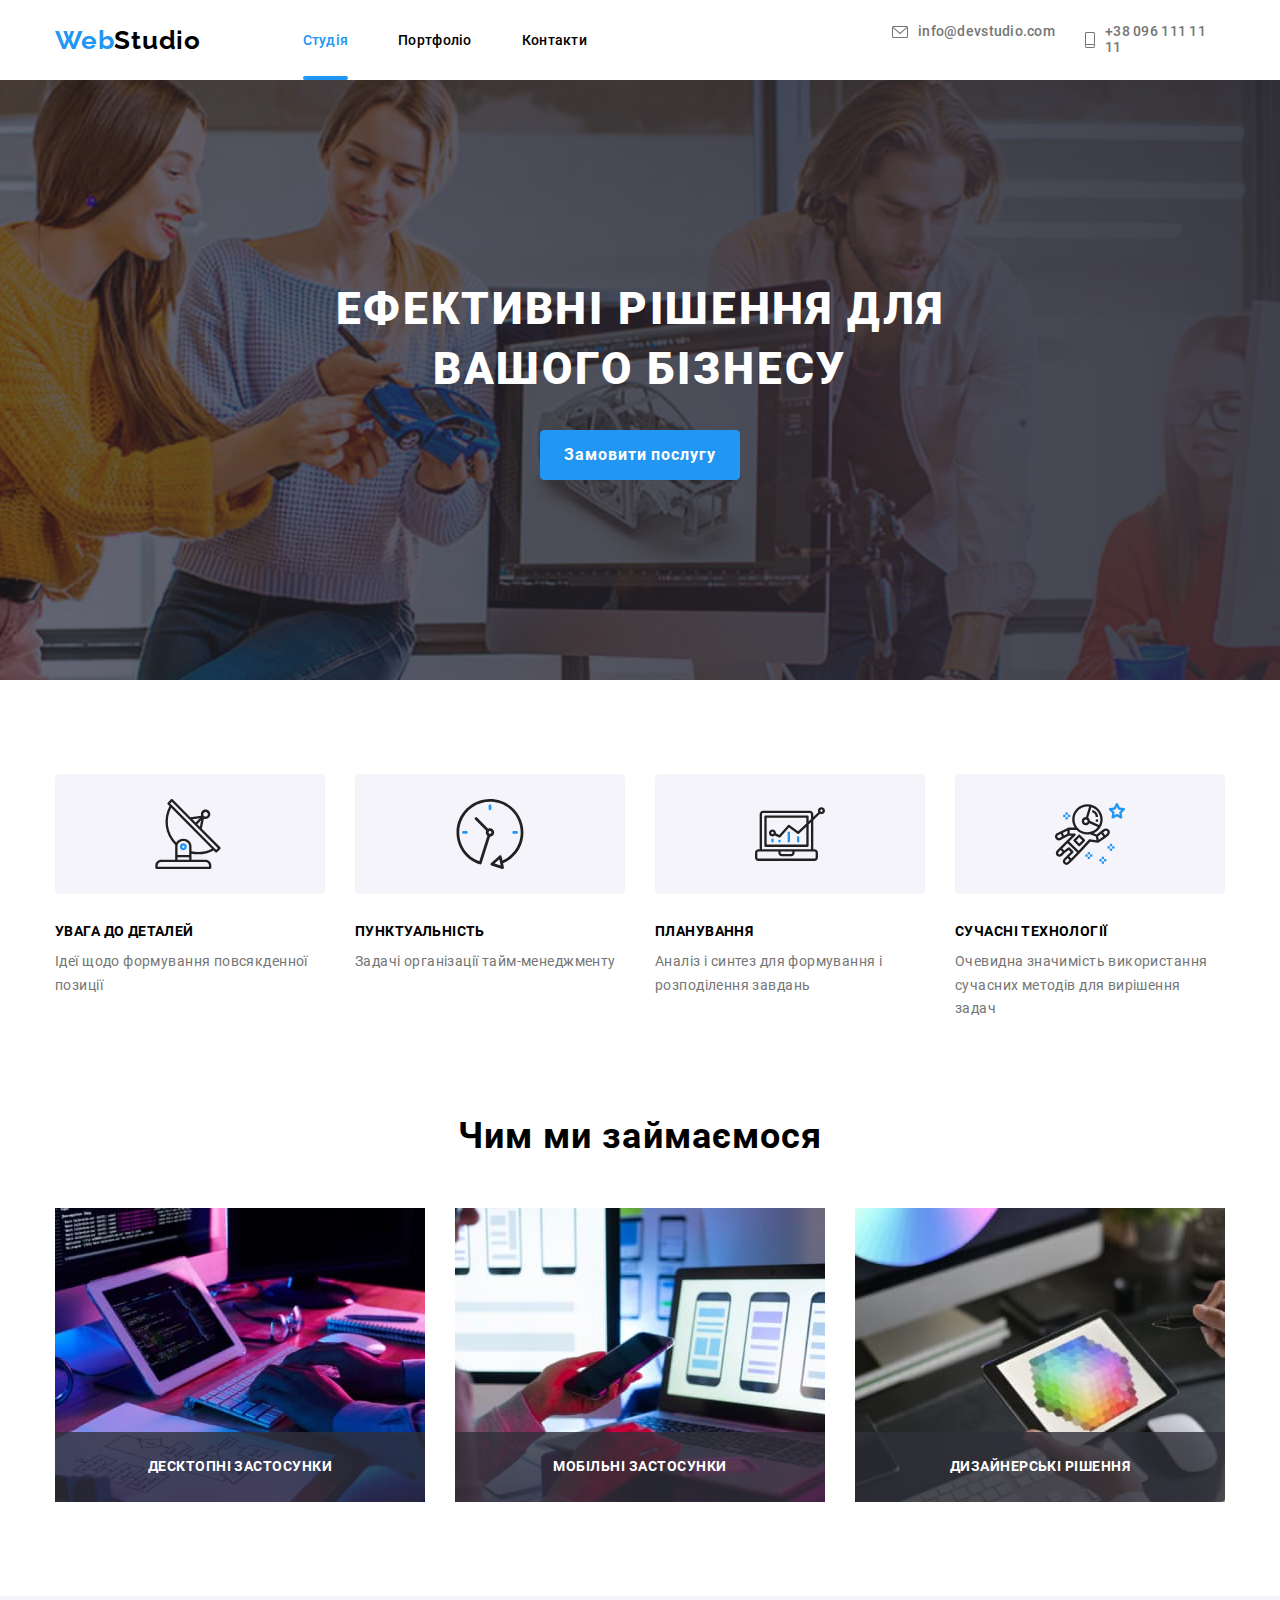
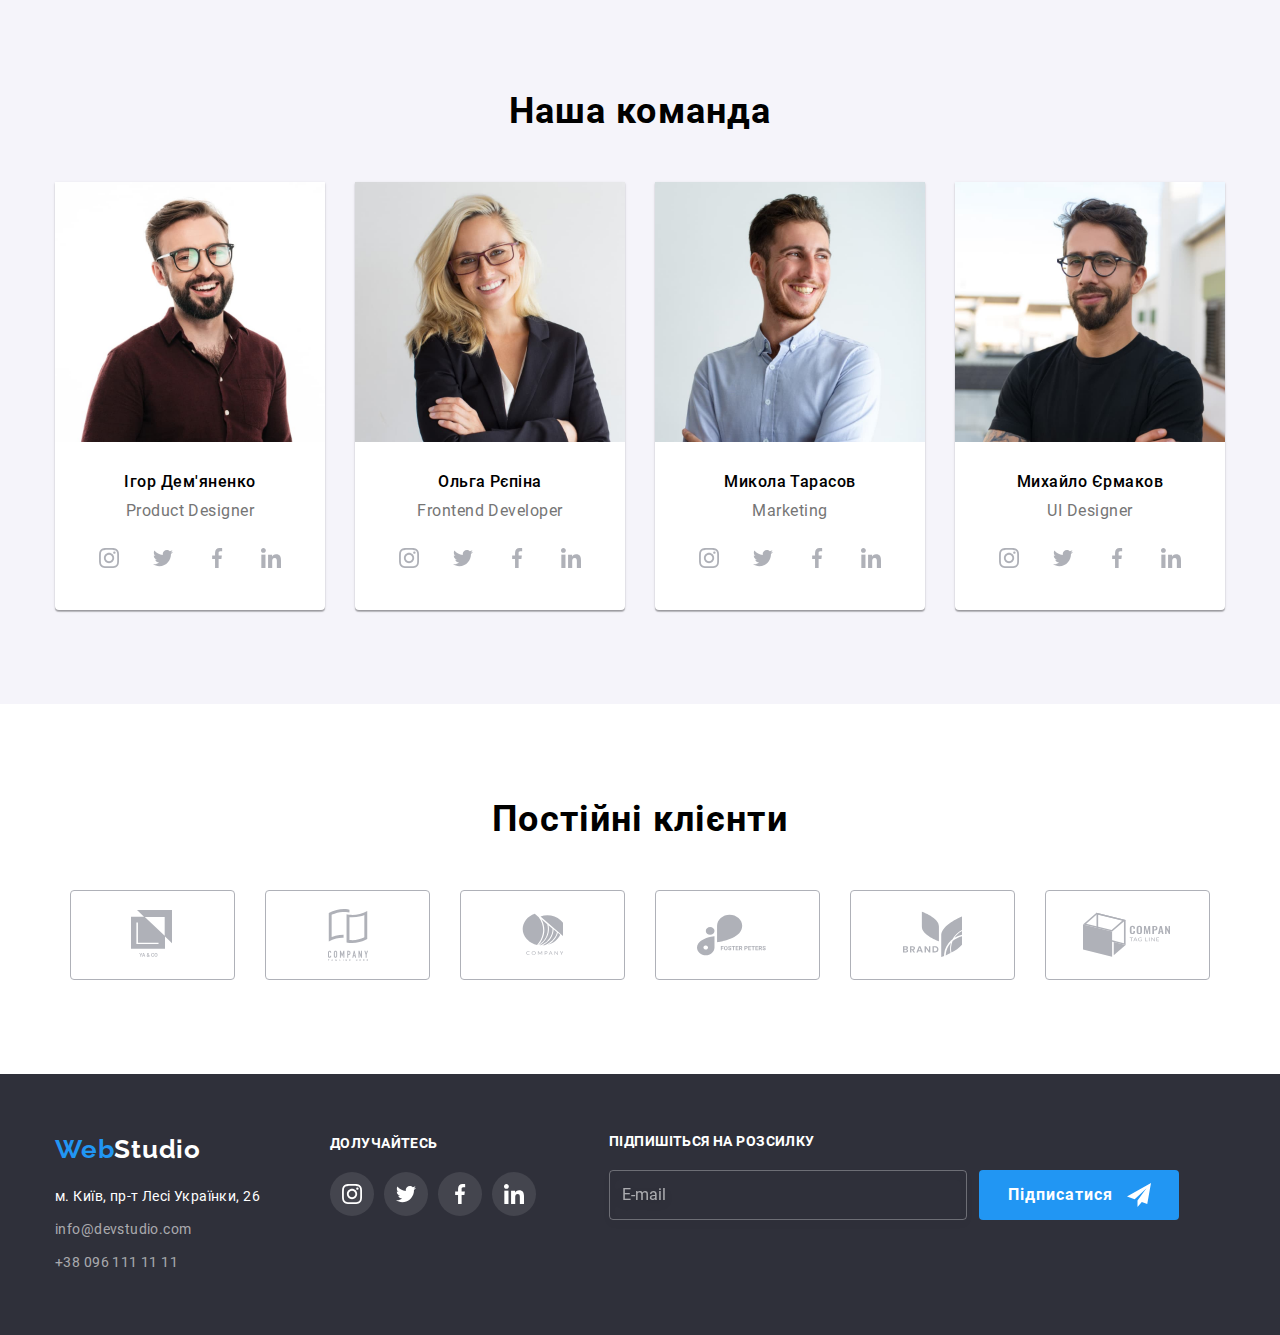
<file: index.html>
<!DOCTYPE html>
<html lang="uk">

<head>
    <meta charset="UTF-8">
    <meta http-equiv="X-UA-Compatible" content="IE=edge">
    <meta name="viewport" content="width=device-width, initial-scale=1.0">
    <title>Web Studio</title>
    <link rel="stylesheet" href="css/main.min.css">
</head>

<body>
    <header class="header">
        <div class="container header__container">
            <a class="logo logo--shifted" href="index.html">
                <span class="logo__accent">Web</span><span>Studio</span>
            </a>
            <div class="menu-container" data-menu>
                <div class="menu-wrapper">
                    <nav class="nav">
                        <ul class="nav__menu">
                            <li class="nav__item"><a href="index.html" class="nav__link nav__link--current">Студія</a></li>
                            <li class="nav__item"><a href="portfolio.html" class="nav__link">Портфоліо</a></li>
                            <li class="nav__item"><a href="#" class="nav__link">Контакти</a></li>
                        </ul>
                    </nav>
                    <div>
                        <ul class="contacts">
                            <li class="contacts__item">
                                <a href="mailto:info@devstudio.com" class="contacts__link">
                                    <svg viewbox="0 0 16 12" class="svg-envelope">
                                    <use href="images/icons.svg#envelope"></use>
                                </svg> info@devstudio.com
                                </a>
                            </li>
                            <li class="contacts__item">
                                <a href="tel:+380961111111" class="contacts__link">
                                    <svg viewbox="0 0 10 16" class="svg-smartphone">
                                    <use href="images/icons.svg#smartphone"></use>
                                </svg> +38 096 111 11 11</a>
                            </li>
                        </ul>
                        <ul class="hsocials">
                            <li class="hsocials__item">
                                <a class="hsocials__link" href="https://www.instagram.com/">
                                Instagram
                            </a>
                            </li>
                            <li class="hsocials__item">
                                <a class="hsocials__link" href="https://www.twitter.com/">
                                Twitter
                            </a>
                            </li>
                            <li class="hsocials__item">
                                <a class="hsocials__link" href="https://www.facebook.com/">
                                Facebook
                            </a>
                            </li>
                            <li class="hsocials__item">
                                <a class="hsocials__link" href="https://www.linkedin.com/">
                                LinkedIn
                            </a>
                            </li>
                        </ul>
                    </div>
                </div>
            </div>
            <button type="button" class="menu-button" aria-expanded="false" data-menu-button>
                <svg
                  width="40"
                  height="40"
                  aria-label="перемикач мобільного меню"
                >
                  <use
                    class="close"
                    href="./images/icons.svg#icon_close2"
                  ></use>
                  <use
                    class="open"
                    href="./images/icons.svg#icon_burger"
                  ></use>
                </svg>
              </button>
        </div>
    </header>


    <main>
        <section class="section hero">
            <div class="container">
                <h1 class="hero__title">Ефективні рішення для вашого бізнесу</h1>
                <button class="hero__button" type="button" data-modal-open>Замовити послугу</button>
            </div>
        </section>
        <section class="section advantages">
            <div class="container">
                <ul class="advantages__list">
                    <li class="advantages__item">
                        <div class="advantages__icon-container">
                            <svg class="icon-adv" width="70" height="70">
                                <use href="images/icons.svg#antenna"></use>
                                <title>зображення супутникової антени</title>
                                <description>
                                    символ уваги до деталей нашої команди
                                </description>
                            </svg>
                        </div>
                        <h3 class="advantages__title">Увага до деталей</h3>
                        <p class="advantages__descr">Ідеї щодо формування повсякденної позиції
                    </li>
                    <li class="advantages__item">
                        <div class="advantages__icon-container">
                            <svg class="icon-adv" width="70" height="70">
                                <use href="images/icons.svg#clock"></use>
                                <title>зображення настільного годинника</title>
                                <description>
                                    символізує дотримання термінів і пунктуальність нашої команди
                                </description>
                            </svg>
                        </div>
                        <h3 class="advantages__title">Пунктуальність</h3>
                        <p class="advantages__descr">Задачі організації тайм-менеджменту</p>
                    </li>
                    <li class="advantages__item">
                        <div class="advantages__icon-container">
                            <svg class="icon-adv" width="70" height="70">
                                <use href="images/icons.svg#diagram"></use>
                                <title>зображення лінійного графіка</title>
                                <description>
                                    символізує методичний підхід до виконання поставленної задачі
                                </description>
                            </svg>
                        </div>
                        <h3 class="advantages__title">Планування</h3>
                        <p class="advantages__descr">Аналіз і синтез для формування і розподілення завдань</p>
                    </li>
                    <li class="advantages__item">
                        <div class="advantages__icon-container">
                            <svg class="icon-adv" width="70" height="70">
                                <use href="images/icons.svg#astronaut"></use>
                                <title>зображення астронавта</title>
                                <description>
                                    символізує використання інноваційних технологій та методик
                                </description>
                            </svg>
                        </div>
                        <h3 class="advantages__title">Сучасні технології</h3>
                        <p class="advantages__descr">Очевидна значимість використання сучасних методів для вирішення задач</p>
                    </li>
                </ul>
            </div>
        </section>

        <section class="section activity">
            <div class="container">
                <h2 class="activity__title">Чим ми займаємося</h2>
                <ul class="activity__list">
                    <li class="activity__item">
                        <img src="images/development.jpg" srcset="
                        ./images/development.jpg,
                        ./images/development-x2.jpg 2x
                      " alt="Десктопні застосунки" width="370">
                        <h3 class="activity__descr">Десктопні застосунки</h3>
                    </li>
                    <li class="activity__item">
                        <img src="images/web-ui.jpg" srcset="
                        ./images/web-ui.jpg,
                        ./images/web-ui-x2.jpg 2x
                      " alt="Мобільні застосунки" width="370">
                        <h3 class="activity__descr">Мобільні застосунки</h3>
                    </li>
                    <li class="activity__item">
                        <img src="images/design.jpg" srcset="
                        ./images/design.jpg,
                        ./images/design-x2.jpg 2x
                      " alt="Дизайнерські рішення" width="370">
                        <h3 class="activity__descr">Дизайнерські рішення</h3>
                    </li>
                </ul>
            </div>
        </section>

        <section class="section team">
            <div class="container">
                <h2 class="team__title">Наша команда</h2>
                <ul class="team__list">
                    <li class="team__item">
                        <img src="images/product-designer.jpg" alt="Ігор Дем'яненко, Product Designer" width="270">
                        <p class="team__person">Ігор Дем'яненко</p>
                        <p class="team__position">Product Designer</p>
                        <div class="team__social">
                            <a class="team__social-link" href="https://www.instagram.com/">
                                <svg class="team__social-icon" width="20" height="20">
                                    <use href="images/icons.svg#instagram"></use>
                                </svg>
                            </a>
                            <a class="team__social-link" href="https://www.twitter.com/">
                                <svg class="team__social-icon" width="20" height="20">
                                    <use href="images/icons.svg#twitter"></use>
                                </svg>
                            </a>
                            <a class="team__social-link" href="https://www.facebook.com/">
                                <svg class="team__social-icon" width="20" height="20">
                                    <use href="images/icons.svg#facebook"></use>
                                </svg>
                            </a>
                            <a class="team__social-link" href="https://www.linkedin.com/">
                                <svg class="team__social-icon" width="20" height="20">
                                    <use href="images/icons.svg#linkedin"></use>
                                </svg>
                            </a>
                        </div>
                    </li>
                    <li class="team__item">
                        <img src="images/frontend-developer.jpg" srcset="
                        ./images/frontend-developer.jpg,
                        ./images/frontend-developer-x2.jpg 2x
                      " alt="Ольга Репіна, Frontend Developer" width="270">
                        <p class="team__person">Ольга Рєпіна</p>
                        <p class="team__position">Frontend Developer</p>
                        <div class="team__social">
                            <a class="team__social-link" href="https://www.instagram.com/">
                                <svg class="team__social-icon" width="20" height="20">
                                    <use href="images/icons.svg#instagram"></use>
                                </svg>
                            </a>
                            <a class="team__social-link" href="https://www.twitter.com/">
                                <svg class="team__social-icon" width="20" height="20">
                                    <use href="images/icons.svg#twitter"></use>
                                </svg>
                            </a>
                            <a class="team__social-link" href="https://www.facebook.com/">
                                <svg class="team__social-icon" width="20" height="20">
                                    <use href="images/icons.svg#facebook"></use>
                                </svg>
                            </a>
                            <a class="team__social-link" href="https://www.linkedin.com/">
                                <svg class="team__social-icon" width="20" height="20">
                                    <use href="images/icons.svg#linkedin"></use>
                                </svg>
                            </a>
                        </div>
                    </li>
                    <li class="team__item">
                        <img src="images/marketing.jpg" srcset="
                        ./images/marketing.jpg,
                        ./images/marketing-x2.jpg 2x
                      " alt="Микола Тарасов, Marketing" width="270">
                        <p class="team__person">Микола Тарасов</p>
                        <p class="team__position">Marketing</p>
                        <div class="team__social">
                            <a class="team__social-link" href="https://www.instagram.com/">
                                <svg class="team__social-icon" width="20" height="20">
                                    <use href="images/icons.svg#instagram"></use>
                                </svg>
                            </a>
                            <a class="team__social-link" href="https://www.twitter.com/">
                                <svg class="team__social-icon" width="20" height="20">
                                    <use href="images/icons.svg#twitter"></use>
                                </svg>
                            </a>
                            <a class="team__social-link" href="https://www.facebook.com/">
                                <svg class="team__social-icon" width="20" height="20">
                                    <use href="images/icons.svg#facebook"></use>
                                </svg>
                            </a>
                            <a class="team__social-link" href="https://www.linkedin.com/">
                                <svg class="team__social-icon" width="20" height="20">
                                    <use href="images/icons.svg#linkedin"></use>
                                </svg>
                            </a>
                        </div>
                    </li>
                    <li class="team__item">
                        <img src="images/ui-designer.jpg" srcset="
                        ./images/ui-designer.jpg,
                        ./images/ui-designer-x2.jpg 2x
                      " alt="Михайло Єрмаков, UI Designer" width="270">
                        <p class="team__person">Михайло Єрмаков</p>
                        <p class="team__position">UI Designer</p>
                        <div class="team__social">
                            <a class="team__social-link" href="https://www.instagram.com/">
                                <svg class="team__social-icon" width="20" height="20">
                                    <use href="images/icons.svg#instagram"></use>
                                </svg>
                            </a>
                            <a class="team__social-link" href="https://www.twitter.com/">
                                <svg class="team__social-icon" width="20" height="20">
                                    <use href="images/icons.svg#twitter"></use>
                                </svg>
                            </a>
                            <a class="team__social-link" href="https://www.facebook.com/">
                                <svg class="team__social-icon" width="20" height="20">
                                    <use href="images/icons.svg#facebook"></use>
                                </svg>
                            </a>
                            <a class="team__social-link" href="https://www.linkedin.com/">
                                <svg class="team__social-icon" width="20" height="20">
                                    <use href="images/icons.svg#linkedin"></use>
                                </svg>
                            </a>
                        </div>
                    </li>
                </ul>
            </div>
        </section>
        <section class="section clients">
            <div class="container">
                <h2 class="clients__title">Постійні клієнти</h2>
                <ul class="clients__list">
                    <li class="client__item">
                        <a class="client__link" href="#">
                            <svg class="client__icon-company" width="44" height="49">
                            <use href="images/icons.svg#logo1"></use>
                            <title>лого компанії 1</title>
                            <description>
                              зображення лого
                            </description>
                          </svg>
                        </a>
                    </li>
                    <li class="client__item">
                        <a class="client__link" href="#">
                            <svg class="client__icon-company" width="40" height="52">
                            <use href="images/icons.svg#logo2"></use>
                            <title>лого компанії 2</title>
                            <description>
                              зображення лого
                            </description>
                          </svg>
                        </a>
                    </li>
                    <li class="client__item">
                        <a class="client__link" href="#">
                            <svg class="client__icon-company" width="41" height="43">
                            <use href="images/icons.svg#logo3"></use>
                            <title>лого компанії 3</title>
                            <description>
                              зображення лого
                            </description>
                          </svg>
                        </a>
                    </li>
                    <li class="client__item">
                        <a class="client__link" href="#">
                            <svg class="client__icon-company" width="80" height="42">
                            <use href="images/icons.svg#logo4"></use>
                            <title>лого компанії 4</title>
                            <description>
                              зображення лого
                            </description>
                          </svg>
                        </a>
                    </li>
                    <li class="client__item">
                        <a class="client__link" href="#">
                            <svg class="client__icon-company" width="59" height="47">
                            <use href="images/icons.svg#logo5"></use>
                            <title>лого компанії 5</title>
                            <description>
                              зображення лого
                            </description>
                          </svg>
                        </a>
                    </li>
                    <li class="client__item">
                        <a class="client__link" href="#">
                            <svg class="client__icon-company" width="88" height="45">
                            <use href="images/icons.svg#logo6"></use>
                            <title>лого компанії 6</title>
                            <description>
                              зображення лого
                            </description>
                          </svg>
                        </a>
                    </li>
                </ul>
            </div>
        </section>
    </main>

    <footer class="footer">
        <div class="container footer__container">
            <div class="footer__address">
                <div class="footer__logo-container">
                    <a href="index.html" class="logo">
                        <span class="logo__accent">Web</span><span class="logo__footer">Studio</span>
                    </a>
                </div>
                <address class="address">
                <ul class="address__list">
                    <li class="address__item"><a class="footer__link footer__link--address" href="#">м. Київ, пр-т Лесі Українки, 26</a></li>
                    <li class="address__item"><a class="footer__link" href="mailto:info@devstudio.com">info@devstudio.com</a> </li>
                    <li class="address__item"><a class="footer__link" href="tel:+380961111111">+38 096 111 11 11</a> </li>
                </ul>
                </address>
            </div>
            <div class="socials">
                <b class="socials__title">долучайтесь</b>
                <ul class="socials__list">
                    <li class="socials__item">
                        <a class="socials__link" href="https://www.instagram.com/">
                            <svg class="socials__icon" width="20" height="20">
                                <use href="images/icons.svg#instagram"></use>
                            </svg>
                        </a>
                    </li>
                    <li class="socials__item">
                        <a class="socials__link" href="https://www.twitter.com/">
                            <svg class="socials__icon" width="20" height="20">
                                <use href="images/icons.svg#twitter"></use>
                            </svg>
                        </a>
                    </li>
                    <li class="socials__item">
                        <a class="socials__link" href="https://www.facebook.com/">
                            <svg class="socials__icon" width="20" height="20">
                                <use href="images/icons.svg#facebook"></use>
                            </svg>
                        </a>
                    </li>
                    <li class="socials__item">
                        <a class="socials__link" href="https://www.linkedin.com/">
                            <svg class="socials__icon" width="20" height="20">
                                <use href="images/icons.svg#linkedin"></use>
                            </svg>
                        </a>
                    </li>
                </ul>
            </div>
            <div class="subcription">
                <form class="subcription__form" action="/" method="POST" name="subscribe">
                    <label for="email_subscribe" class="subcription__email-title">підпишіться на розсилку</label>
                    <input type="email" class="subcription__email-input" placeholder="E-mail" id="email_subscribe" />
                    <button type="submit" class="subcription__button">
                        Підписатися
                        <svg class="subcription__icon" width="24" height="24">
                            <use href="images/icons.svg#icon_send"></use>
                        </svg>
                    </button>
                </form>
            </div>

        </div>
    </footer>

    <div class="backdrop is-hidden" data-modal>
        <form class="form-backdrop">
            <button type="button" class="close" data-modal-close>
                <svg class="form__icon-close" width="18" height="16">
                    <use href="images/icons.svg#icon_close"></use>
                </svg>
            </button>
            <h3 class="form__title">Залиште свої дані, ми передзвонимо</h3>
            <div class="form__group">
                <label for="f_name" class="form__label">Ім'я</label>
                <div class="form__input-container">
                    <input type="text" class="form__input" id="f_name" name="name" />
                    <svg class="form__icon" width="13" height="12">
                        <use href="images/icons.svg#icon_person_input"></use>
                    </svg>

                </div>
            </div>
            <div class="form__group">
                <label for="f_tel" class="form__label">Телефон</label>
                <div class="form__input-container">
                    <input type="tel" class="form__input" id="f_tel" name="phone" />
                    <svg class="form__icon" width="14" height="13">
                        <use href="images/icons.svg#icon_phone_input"></use>
                    </svg>

                </div>
            </div>
            <div class="form__group">
                <label for="f_email" class="form__label">Адреса ел. пошти</label>
                <div class="form__input-container">
                    <input type="email" class="form__input" id="f_email" name="email" />
                    <svg class="form__icon" width="16" height="12">
                        <use href="images/icons.svg#icon_email_input"></use>
                    </svg>

                </div>
            </div>
            <div class="form__group">
                <label for="f_comment" class="form__label">Коментар</label>
                <textarea class="area__input" id="f_comment" name="comment" placeholder="Уведіть текст"></textarea>
            </div>
            <div class="form__group--alt">
                <input type="checkbox" name="confirm-agree" id="f_confirm" class="form__checkbox visually-hidden">
                <label for="f_confirm" class="form__label-checkbox">
                    <div>
                        <div class="form__check-container">
                            <svg class="form__icon-check" width="15" height="14">
                                <use href="images/icons.svg#icon_check"></use>
                            </svg>
                        </div>
                    </div>

                    <div class="form__text">Згоден з розсилкою і приймаю <a href="#">Умови договору</a></div>
                </label>
            </div>
            <div class="form__button-container">
                <button type="submit" class="form__button">Відправити</button>
            </div>
        </form>
    </div>
    <script src="./js/modal.js"></script>
    <script src="./js/mobile-menu.js"></script>
</body>

</html>
</file>
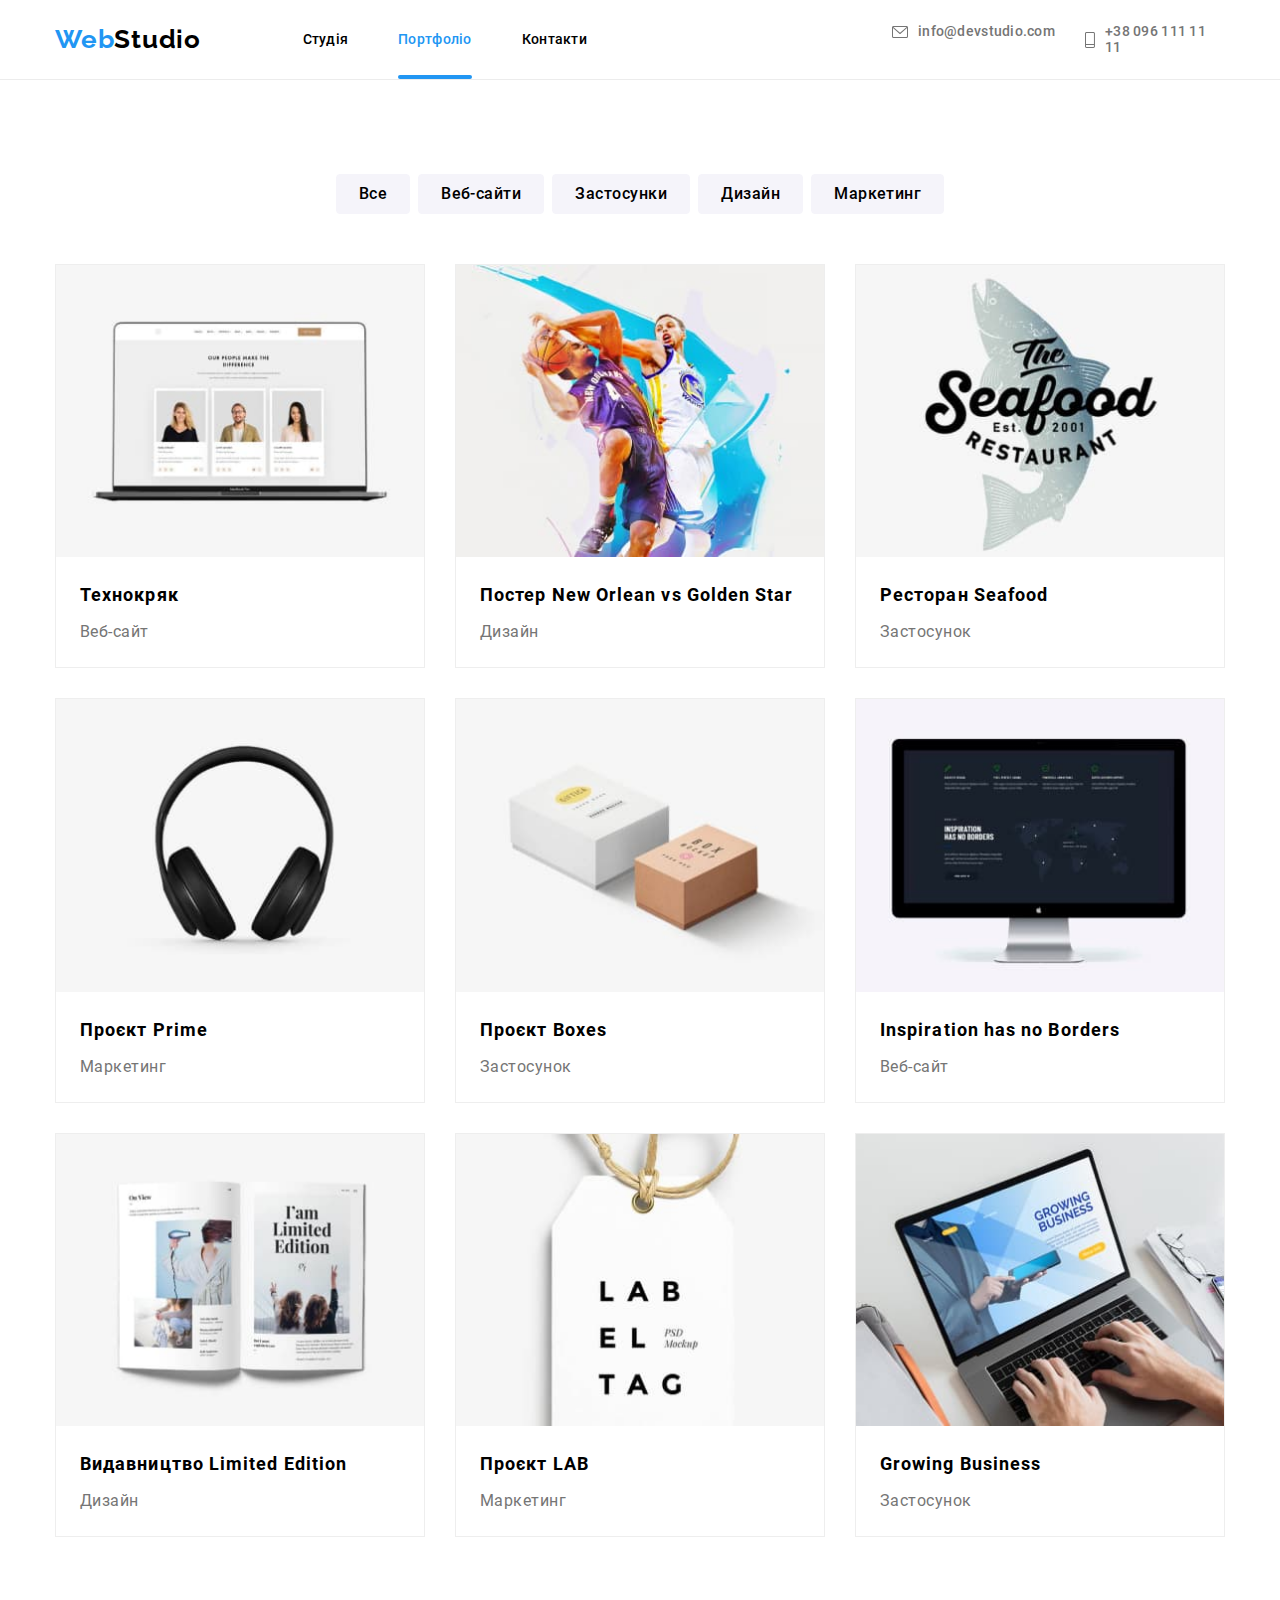
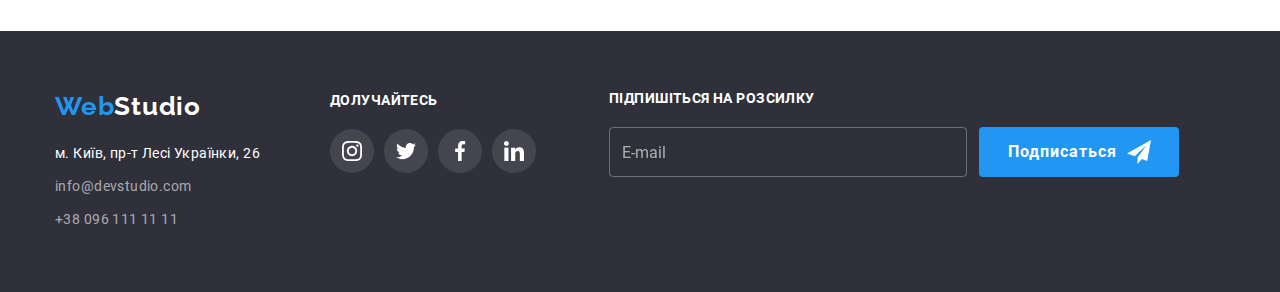
<file: portfolio.html>
<!DOCTYPE html>
<html lang="uk">

<head>
    <meta charset="UTF-8">
    <meta http-equiv="X-UA-Compatible" content="IE=edge">
    <meta name="viewport" content="width=device-width, initial-scale=1.0">
    <title>Portfolio</title>
    <link rel="stylesheet" href="css/main.min.css">
</head>

<body>
    <header class="header header--bordered-bottom">
        <div class="container header__container">
            <a class="logo logo--shifted" href="index.html">
                <span class="logo__accent">Web</span><span>Studio</span>
            </a>
            <div class="menu-container" data-menu>
                <div class="menu-wrapper">
                    <nav class="nav">
                        <ul class="nav__menu">
                            <li class="nav__item"><a href="index.html" class="nav__link ">Студія</a></li>
                            <li class="nav__item"><a href="portfolio.html" class="nav__link nav__link--current">Портфоліо</a></li>
                            <li class="nav__item"><a href="#" class="nav__link">Контакти</a></li>
                        </ul>
                    </nav>
                    <div>
                        <ul class="contacts">
                            <li class="contacts__item">
                                <a href="mailto:info@devstudio.com" class="contacts__link">
                                    <svg viewbox="0 0 16 12" class="svg-envelope">
                                    <use href="images/icons.svg#envelope"></use>
                                </svg> info@devstudio.com
                                </a>
                            </li>
                            <li class="contacts__item">
                                <a href="tel:+380961111111" class="contacts__link">
                                    <svg viewbox="0 0 10 16" class="svg-smartphone">
                                    <use href="images/icons.svg#smartphone"></use>
                                </svg> +38 096 111 11 11</a>
                            </li>
                        </ul>
                        <ul class="hsocials">
                            <li class="hsocials__item">
                                <a class="hsocials__link" href="https://www.instagram.com/">
                                Instagram
                            </a>
                            </li>
                            <li class="hsocials__item">
                                <a class="hsocials__link" href="https://www.twitter.com/">
                                Twitter
                            </a>
                            </li>
                            <li class="hsocials__item">
                                <a class="hsocials__link" href="https://www.facebook.com/">
                                Facebook
                            </a>
                            </li>
                            <li class="hsocials__item">
                                <a class="hsocials__link" href="https://www.linkedin.com/">
                                LinkedIn
                            </a>
                            </li>
                        </ul>
                    </div>
                </div>
            </div>
            <button type="button" class="menu-button" aria-expanded="false" data-menu-button>
                <svg
                  width="40"
                  height="40"
                  aria-label="перемикач мобільного меню"
                >
                  <use
                    class="close"
                    href="./images/icons.svg#icon_close2"
                  ></use>
                  <use
                    class="open"
                    href="./images/icons.svg#icon_burger"
                  ></use>
                </svg>
              </button>
        </div>
    </header>

    <main class="main">
        <section class="section works">
            <div class="container">
                <div class="filter-buttons-container">
                    <ul class="filter-buttons">
                        <li class="filter-buttons__item">
                            <button type="button" class="btn-filter">Все</button>
                        </li>
                        <li class="filter-buttons__item">
                            <button type="button" class="btn-filter">Веб-сайти</button>
                        </li>
                        <li class="filter-buttons__item">
                            <button type="button" class="btn-filter">Застосунки</button>
                        </li>
                        <li class="filter-buttons__item">
                            <button type="button" class="btn-filter">Дизайн</button>
                        </li>
                        <li class="filter-buttons__item">
                            <button type="button" class="btn-filter">Маркетинг</button>
                        </li>
                    </ul>
                </div>

                <ul class="work-list">
                    <li class="work-item">
                        <a href="" class="work-card">
                            <div class="work-card-thumb">
                                <img src="images/portfolio/portfolio1.jpg" srcset="
                                ./images/portfolio/portfolio1.jpg,
                                ./images/portfolio/portfolio1-x2.jpg 2x
                              " alt="Веб-сайт: Технокряк" width="370">
                                <p class="work-card-text">
                                    Технокряк - це саркастично-гумористичний проєкт для дозвілля
                                </p>
                            </div>
                            <div class="work-card-content">
                                <h3 class="work-title">Технокряк</h3>
                                <p class="work-descr">Веб-сайт</p>
                            </div>
                        </a>
                    </li>
                    <li class="work-item">
                        <a href="" class="work-card">
                            <div class="work-card-thumb">
                                <img src="images/portfolio/portfolio2.jpg" srcset="
                                ./images/portfolio/portfolio2.jpg,
                                ./images/portfolio/portfolio2-x2.jpg 2x
                              " alt="Дизайн: Постер New Orlean vs Golden Star" width="370">
                                <p class="work-card-text">
                                    Постер New Orlean vs Golden Star - це найкращий наш постер
                                </p>
                            </div>
                            <div class="work-card-content">
                                <h3 class="work-title">Постер New Orlean vs Golden Star</h3>
                                <p class="work-descr">Дизайн</p>
                            </div>
                        </a>
                    </li>
                    <li class="work-item">
                        <a href="" class="work-card">
                            <div class="work-card-thumb">
                                <img src="images/portfolio/portfolio-1.jpg" srcset="
                                ./images/portfolio/portfolio-1.jpg,
                                ./images/portfolio/portfolio-1-x2.jpg 2x
                              " alt="Застосунок: Ресторан Seafood" width="370">
                                <p class="work-card-text">
                                    Застосунок ресторану Seafood дозволило швидко і ефективно оформлювати замовлення, вести облік страв
                                </p>
                            </div>
                            <div class="work-card-content">
                                <h3 class="work-title">Ресторан Seafood</h3>
                                <p class="work-descr">Застосунок</p>
                            </div>
                        </a>
                    </li>
                    <li class="work-item">
                        <a href="" class="work-card">
                            <div class="work-card-thumb">
                                <img src="images/portfolio/portfolio-2.jpg" srcset="
                                ./images/portfolio/portfolio-2.jpg,
                                ./images/portfolio/portfolio-2-x2.jpg 2x
                              " alt="Маркетинг: Проєкт Prime" width="370">
                                <p class="work-card-text">
                                    Цей проєкт - непогане і компромісне рішення для впровадження сучасних технологій в маркетингу
                                </p>
                            </div>
                            <div class="work-card-content">
                                <h3 class="work-title">Проєкт Prime</h3>
                                <p class="work-descr">Маркетинг</p>
                            </div>
                        </a>
                    </li>
                    <li class="work-item">
                        <a href="" class="work-card">
                            <div class="work-card-thumb">
                                <img src="images/portfolio/portfolio5.jpg" srcset="
                                ./images/portfolio/portfolio5.jpg,
                                ./images/portfolio/portfolio5-x2.jpg 2x
                              " alt="Застосунок: Проєкт Boxes" width="370">
                                <p class="work-card-text">
                                    Lorem ipsum dolor sit, amet consectetur adipisicing elit. Consequatur quam inventore beatae? Cumque facilis, ratione facere rerum deleniti deserunt placeat, expedita eveniet magni ad perspiciatis rem dignissimos quaerat eum aspernatur? Error perferendis
                                    eveniet saepe dolorum modi expedita quam magnam, amet illum eaque cupiditate voluptatem necessitatibus quas, perspiciatis, culpa iure nesciunt similique! Fugiat, facere adipisci ipsam aspernatur impedit quaerat mollitia
                                    ullam!
                                </p>
                            </div>
                            <div class="work-card-content">
                                <h3 class="work-title">Проєкт Boxes</h3>
                                <p class="work-descr">Застосунок</p>
                            </div>
                        </a>
                    </li>
                    <li class="work-item">
                        <a href="" class="work-card">
                            <div class="work-card-thumb">
                                <img src="images/portfolio/111.jpg" srcset="
                                ./images/portfolio/111.jpg,
                                ./images/portfolio/111-x2.jpg 2x
                              " alt="Веб-сайт: Inspiration has no Borders" width="370">
                                <p class="work-card-text">
                                    Lorem ipsum dolor sit, amet consectetur adipisicing elit. Consequatur quam inventore beatae? Cumque facilis, ratione facere rerum deleniti deserunt placeat, expedita eveniet magni ad perspiciatis rem dignissimos quaerat eum aspernatur? Error perferendis
                                    eveniet saepe dolorum modi expedita quam magnam, amet illum eaque cupiditate voluptatem necessitatibus quas, perspiciatis, culpa iure nesciunt similique! Fugiat, facere adipisci ipsam aspernatur impedit quaerat mollitia
                                    ullam!
                                </p>
                            </div>
                            <div class="work-card-content">
                                <h3 class="work-title">Inspiration has no Borders</h3>
                                <p class="work-descr">Веб-сайт</p>
                            </div>
                        </a>
                    </li>
                    <li class="work-item">
                        <a href="" class="work-card">
                            <div class="work-card-thumb">
                                <img src="images/portfolio/portfolio7.jpg" srcset="
                                ./images/portfolio/portfolio7.jpg,
                                ./images/portfolio/portfolio7-x2.jpg 2x
                              " alt="Дизайн: Видавництво Limited Edition" width="370">
                                <p class="work-card-text">
                                    Lorem ipsum dolor sit, amet consectetur adipisicing elit. Consequatur quam inventore beatae? Cumque facilis, ratione facere rerum deleniti deserunt placeat, expedita eveniet magni ad perspiciatis rem dignissimos quaerat eum aspernatur? Error perferendis
                                    eveniet saepe dolorum modi expedita quam magnam, amet illum eaque cupiditate voluptatem necessitatibus quas, perspiciatis, culpa iure nesciunt similique! Fugiat, facere adipisci ipsam aspernatur impedit quaerat mollitia
                                    ullam!
                                </p>
                            </div>
                            <div class="work-card-content">
                                <h3 class="work-title">Видавництво Limited Edition</h3>
                                <p class="work-descr">Дизайн</p>
                            </div>
                        </a>
                    </li>
                    <li class="work-item">
                        <a href="" class="work-card">
                            <div class="work-card-thumb">
                                <img src="images/portfolio/portfolio8.jpg" srcset="
                                ./images/portfolio/portfolio8.jpg,
                                ./images/portfolio/portfolio8-x2.jpg 2x
                              " alt="Маркетинг: Проєкт LAB" width="370">
                                <p class="work-card-text">
                                    Lorem ipsum dolor sit, amet consectetur adipisicing elit. Consequatur quam inventore beatae? Cumque facilis, ratione facere rerum deleniti deserunt placeat, expedita eveniet magni ad perspiciatis rem dignissimos quaerat eum aspernatur? Error perferendis
                                    eveniet saepe dolorum modi expedita quam magnam, amet illum eaque cupiditate voluptatem necessitatibus quas, perspiciatis, culpa iure nesciunt similique! Fugiat, facere adipisci ipsam aspernatur impedit quaerat mollitia
                                    ullam!
                                </p>
                            </div>
                            <div class="work-card-content">
                                <h3 class="work-title">Проєкт LAB</h3>
                                <p class="work-descr">Маркетинг</p>
                            </div>
                        </a>
                    </li>
                    <li class="work-item">
                        <a href="" class="work-card">
                            <div class="work-card-thumb">
                                <img src="images/portfolio/2910404.jpg" srcset="
                                ./images/portfolio/2910404.jpg,
                                ./images/portfolio/2910404-x2.jpg 2x
                              " alt="Застосунок: Growing Business" width="370">
                                <p class="work-card-text">
                                    Lorem ipsum dolor sit, amet consectetur adipisicing elit. Consequatur quam inventore beatae? Cumque facilis, ratione facere rerum deleniti deserunt placeat, expedita eveniet magni ad perspiciatis rem dignissimos quaerat eum aspernatur? Error perferendis
                                    eveniet saepe dolorum modi expedita quam magnam, amet illum eaque cupiditate voluptatem necessitatibus quas, perspiciatis, culpa iure nesciunt similique! Fugiat, facere adipisci ipsam aspernatur impedit quaerat mollitia
                                    ullam!
                                </p>
                            </div>
                            <div class="work-card-content">
                                <h3 class="work-title">Growing Business</h3>
                                <p class="work-descr">Застосунок</p>
                            </div>
                        </a>
                    </li>
                </ul>
            </div>
        </section>
    </main>
    <footer class="footer">
        <div class="container footer__container">
            <div class="footer__address">
                <div class="footer__logo-container">
                    <a href="index.html" class="logo">
                        <span class="logo__accent">Web</span><span class="logo__footer">Studio</span>
                    </a>
                </div>
                <address class="address">
                <ul class="address__list">
                    <li class="address__item"><a class="footer__link footer__link--address" href="#">м. Київ, пр-т Лесі Українки, 26</a></li>
                    <li class="address__item"><a class="footer__link" href="mailto:info@devstudio.com">info@devstudio.com</a> </li>
                    <li class="address__item"><a class="footer__link" href="tel:+380961111111">+38 096 111 11 11</a> </li>
                </ul>
                </address>
            </div>
            <div class="socials">
                <b class="socials__title">долучайтесь</b>
                <ul class="socials__list">
                    <li class="socials__item">
                        <a class="socials__link" href="https://www.instagram.com/">
                            <svg class="socials__icon" width="20" height="20">
                                <use href="images/icons.svg#instagram"></use>
                            </svg>
                        </a>
                    </li>
                    <li class="socials__item">
                        <a class="socials__link" href="https://www.twitter.com/">
                            <svg class="socials__icon" width="20" height="20">
                                <use href="images/icons.svg#twitter"></use>
                            </svg>
                        </a>
                    </li>
                    <li class="socials__item">
                        <a class="socials__link" href="https://www.facebook.com/">
                            <svg class="socials__icon" width="20" height="20">
                                <use href="images/icons.svg#facebook"></use>
                            </svg>
                        </a>
                    </li>
                    <li class="socials__item">
                        <a class="socials__link" href="https://www.linkedin.com/">
                            <svg class="socials__icon" width="20" height="20">
                                <use href="images/icons.svg#linkedin"></use>
                            </svg>
                        </a>
                    </li>
                </ul>
            </div>
            <div class="subcription">
                <form class="subcription__form" action="/" method="POST" name="subscribe">
                    <label for="email_subscribe" class="subcription__email-title">підпишіться на розсилку</label>
                    <input type="email" class="subcription__email-input" placeholder="E-mail" id="email_subscribe" />
                    <button type="submit" class="subcription__button">
                        Подписаться
                        <svg class="subcription__icon" width="24" height="24">
                            <use href="images/icons.svg#icon_send"></use>
                        </svg>
                    </button>
                </form>
            </div>

        </div>
    </footer>

    <script src="./js/mobile-menu.js"></script>
</body>

</html>
</file>
<file: css/main.min.css>
/*! modern-normalize v1.1.0 | MIT License | https://github.com/sindresorhus/modern-normalize */*,::before,::after{-webkit-box-sizing:border-box;box-sizing:border-box}html{line-height:1.15;-webkit-text-size-adjust:100%;-moz-tab-size:4;-o-tab-size:4;tab-size:4}body{margin:0;font-family:system-ui,-apple-system,"Segoe UI",Roboto,Helvetica,Arial,sans-serif,"Apple Color Emoji","Segoe UI Emoji"}hr{height:0;color:inherit}abbr[title]{-webkit-text-decoration:underline dotted;text-decoration:underline dotted}b,strong{font-weight:bolder}code,kbd,samp,pre{font-family:ui-monospace, SFMono-Regular, Consolas, 'Liberation Mono', Menlo, monospace;font-size:1em}small{font-size:80%}sub,sup{font-size:75%;line-height:0;position:relative;vertical-align:baseline}sub{bottom:-0.25em}sup{top:-0.5em}table{text-indent:0;border-color:inherit}button,input,optgroup,select,textarea{font-family:inherit;font-size:100%;line-height:1.15;margin:0}button,select{text-transform:none}button,[type='button'],[type='reset'],[type='submit']{-webkit-appearance:button}::-moz-focus-inner{border-style:none;padding:0}:-moz-focusring{outline:1px dotted ButtonText}:-moz-ui-invalid{box-shadow:none}legend{padding:0}progress{vertical-align:baseline}::-webkit-inner-spin-button,::-webkit-outer-spin-button{height:auto}[type='search']{-webkit-appearance:textfield;outline-offset:-2px}::-webkit-search-decoration{-webkit-appearance:none}::-webkit-file-upload-button{-webkit-appearance:button;font:inherit}summary{display:list-item}@font-face{font-family:'Roboto';font-style:normal;font-weight:400;font-display:swap;src:url(../css/fonts/Roboto-cyrillic-400.woff2) format("woff2");unicode-range:U+0400-045F, U+0490-0491, U+04B0-04B1, U+2116}@font-face{font-family:'Roboto';font-style:normal;font-weight:400;font-display:swap;src:url(../css/fonts/Roboto-latin-400.woff2) format("woff2");unicode-range:U+0000-00FF, U+0131, U+0152-0153, U+02BB-02BC, U+02C6, U+02DA, U+02DC, U+2000-206F, U+2074, U+20AC, U+2122, U+2191, U+2193, U+2212, U+2215, U+FEFF, U+FFFD}@font-face{font-family:'Roboto';font-style:normal;font-weight:500;font-display:swap;src:url(../css/fonts/Roboto-cyrillic-500.woff2) format("woff2");unicode-range:U+0400-045F, U+0490-0491, U+04B0-04B1, U+2116}@font-face{font-family:'Roboto';font-style:normal;font-weight:500;font-display:swap;src:url(../css/fonts/Roboto-latin-500.woff2) format("woff2");unicode-range:U+0000-00FF, U+0131, U+0152-0153, U+02BB-02BC, U+02C6, U+02DA, U+02DC, U+2000-206F, U+2074, U+20AC, U+2122, U+2191, U+2193, U+2212, U+2215, U+FEFF, U+FFFD}@font-face{font-family:'Roboto';font-style:normal;font-weight:700;font-display:swap;src:url(../css/fonts/Roboto-cyrillic-700.woff2) format("woff2");unicode-range:U+0400-045F, U+0490-0491, U+04B0-04B1, U+2116}@font-face{font-family:'Roboto';font-style:normal;font-weight:700;font-display:swap;src:url(../css/fonts/Roboto-latin-700.woff2) format("woff2");unicode-range:U+0000-00FF, U+0131, U+0152-0153, U+02BB-02BC, U+02C6, U+02DA, U+02DC, U+2000-206F, U+2074, U+20AC, U+2122, U+2191, U+2193, U+2212, U+2215, U+FEFF, U+FFFD}@font-face{font-family:'Roboto';font-style:normal;font-weight:900;font-display:swap;src:url(../css/fonts/Roboto-cyrillic-900.woff2) format("woff2");unicode-range:U+0400-045F, U+0490-0491, U+04B0-04B1, U+2116}@font-face{font-family:'Roboto';font-style:normal;font-weight:900;font-display:swap;src:url(../css/fonts/Roboto-latin-900.woff2) format("woff2");unicode-range:U+0000-00FF, U+0131, U+0152-0153, U+02BB-02BC, U+02C6, U+02DA, U+02DC, U+2000-206F, U+2074, U+20AC, U+2122, U+2191, U+2193, U+2212, U+2215, U+FEFF, U+FFFD}@font-face{font-family:'Raleway';font-style:normal;font-weight:700;font-display:swap;src:url(../css/fonts/Raleway-cyrillic-700.woff2) format("woff2");unicode-range:U+0400-045F, U+0490-0491, U+04B0-04B1, U+2116}@font-face{font-family:'Raleway';font-style:normal;font-weight:700;font-display:swap;src:url(../css/fonts/Raleway-latin-700.woff2) format("woff2");unicode-range:U+0000-00FF, U+0131, U+0152-0153, U+02BB-02BC, U+02C6, U+02DA, U+02DC, U+2000-206F, U+2074, U+20AC, U+2122, U+2191, U+2193, U+2212, U+2215, U+FEFF, U+FFFD}body{background-color:#fff;color:#000;letter-spacing:.03em;font-family:Roboto,sans-serif}body.is-open{height:100vh;overflow:hidden}.container{width:100%;max-width:480px;padding-left:15px;padding-right:15px;margin-left:auto;margin-right:auto}@media screen and (min-width: 768px) and (max-width: 1199px){.container{width:768px;max-width:768px}}@media screen and (min-width: 1200px){.container{width:1200px;max-width:1200px}}.section{padding-top:60px;padding-bottom:60px}@media screen and (min-width: 1200px){.section{padding-top:94px;padding-bottom:94px}}img{display:block;max-width:100%;height:auto}.visually-hidden{position:absolute;width:1px;height:1px;margin:-1px;border:0;padding:0;white-space:nowrap;-webkit-clip-path:inset(100%);clip-path:inset(100%);clip:rect(0 0 0 0);overflow:hidden}.header{height:60px}.header--bordered-bottom{border-bottom:1px solid #ececec}@media screen and (min-width: 768px){.header{height:80px}}.header__container{height:100%;display:-webkit-box;display:-ms-flexbox;display:flex;-webkit-box-align:center;-ms-flex-align:center;align-items:center;-webkit-box-pack:justify;-ms-flex-pack:justify;justify-content:space-between}.menu-button{display:block;margin:0;padding:0;border:0;z-index:3;background-color:transparent;fill:#000;-webkit-transition-property:fill;transition-property:fill;-webkit-transition-duration:250ms;transition-duration:250ms;-webkit-transition-timing-function:cubic-bezier(0.4, 0, 0.2, 1);transition-timing-function:cubic-bezier(0.4, 0, 0.2, 1)}.menu-button .close{display:none}.menu-button.is-open .close{display:block}.menu-button.is-open .open{display:none}.menu-button:hover,.menu-button:focus{fill:#2196f3}@media screen and (min-width: 768px){.menu-button{display:none}}.menu-button.is-open{display:block}.menu-container .menu-wrapper{display:none}@media screen and (min-width: 768px) and (max-width: 1199px){.menu-container .menu-wrapper{display:-webkit-box;display:-ms-flexbox;display:flex}}@media screen and (min-width: 1200px){.menu-container .menu-wrapper{display:-webkit-box;display:-ms-flexbox;display:flex;-webkit-box-pack:justify;-ms-flex-pack:justify;justify-content:space-between}}.menu-container.is-open .menu-wrapper{width:100%;max-width:450px;margin:0 auto;padding-left:40px;padding-top:48px;padding-bottom:48px;height:100%;display:-webkit-box;display:-ms-flexbox;display:flex;-webkit-box-orient:vertical;-webkit-box-direction:normal;-ms-flex-direction:column;flex-direction:column;-webkit-box-pack:justify;-ms-flex-pack:justify;justify-content:space-between}.menu-container.is-open{position:fixed;width:100%;height:100%;top:0;left:0;overflow:auto;z-index:2;background-color:#fff}@media screen and (min-width: 768px) and (max-width: 1199px){.nav{display:-webkit-box;display:-ms-flexbox;display:flex;-webkit-box-align:center;-ms-flex-align:center;align-items:center;margin-right:84px}}@media screen and (min-width: 1200px){.nav{display:-webkit-box;display:-ms-flexbox;display:flex;-webkit-box-align:center;-ms-flex-align:center;align-items:center;margin-right:305px}}.logo{text-decoration:none;font-family:"Raleway", sans-serif;font-weight:700;font-size:24px;color:#000;line-height:1.19;letter-spacing:0.03em}@media screen and (min-width: 768px) and (max-width: 1199px){.logo{font-size:24px}}@media screen and (min-width: 1200px){.logo{font-size:26px}}.logo--shifted{margin:0}@media screen and (min-width: 768px) and (max-width: 1199px){.logo--shifted{margin-right:88px}}@media screen and (min-width: 1200px){.logo--shifted{margin-right:93px}}.logo__accent{color:#2196f3}.nav__menu{list-style:none;padding:0;margin:0}@media screen and (min-width: 768px){.nav__menu{display:-webkit-box;display:-ms-flexbox;display:flex}}.nav__item:not(:last-child){margin-bottom:32px}@media screen and (min-width: 768px){.nav__item:not(:last-child){margin-bottom:0;margin-right:50px}}.nav__link{font-style:normal;font-weight:500;font-size:40px;line-height:calc(47 / 40);text-align:center;letter-spacing:0.02em;text-decoration:none;color:#000;-webkit-transition-property:color;transition-property:color;-webkit-transition-duration:250ms;transition-duration:250ms;-webkit-transition-timing-function:cubic-bezier(0.4, 0, 0.2, 1);transition-timing-function:cubic-bezier(0.4, 0, 0.2, 1)}@media screen and (min-width: 768px){.nav__link{padding-top:32px;padding-bottom:32px;font-weight:500;font-size:14px;line-height:1.14;letter-spacing:0.02em}}.nav__link:hover,.nav__link:focus,.nav__link--current{color:#2196f3;position:relative}@media screen and (min-width: 768px){.nav__link--current::after{position:absolute;content:'';opacity:1;display:block;bottom:0;cursor:pointer;width:100%;height:4px;margin-top:8px;background-color:#2196f3;background-size:auto;border-radius:2px}}.contacts{display:-webkit-box;display:-ms-flexbox;display:flex;list-style:none;padding:0;margin-top:50px;-webkit-box-orient:vertical;-webkit-box-direction:reverse;-ms-flex-direction:column-reverse;flex-direction:column-reverse}.contacts .contacts__item:not(:last-child){margin-top:32px}@media screen and (min-width: 768px) and (max-width: 1199px){.contacts .contacts__item:not(:last-child){margin-top:0;margin-bottom:10px}}@media screen and (min-width: 1200px){.contacts .contacts__item:not(:last-child){margin-top:0;margin-right:30px}}@media screen and (min-width: 768px) and (max-width: 1199px){.contacts{display:block;margin:0;max-width:140px;overflow:hidden}}@media screen and (min-width: 1200px){.contacts{margin:0;width:333px;-webkit-box-orient:initial;-webkit-box-direction:initial;-ms-flex-direction:initial;flex-direction:initial}}.contacts__link{font-size:24px;font-weight:500;line-height:1.14;letter-spacing:0.02em;text-decoration:none;color:#757575;-webkit-transition-property:color, font-size;transition-property:color, font-size;-webkit-transition-duration:250ms;transition-duration:250ms;-webkit-transition-timing-function:cubic-bezier(0.4, 0, 0.2, 1);transition-timing-function:cubic-bezier(0.4, 0, 0.2, 1)}@media screen and (min-width: 768px) and (max-width: 1199px){.contacts__link{display:-webkit-box;display:-ms-flexbox;display:flex;-webkit-box-align:center;-ms-flex-align:center;align-items:center;font-size:12px}}@media screen and (min-width: 1200px){.contacts__link{display:-webkit-box;display:-ms-flexbox;display:flex;-webkit-box-align:center;-ms-flex-align:center;align-items:center;font-size:14px}}.contacts__link:focus,.contacts__link:hover{color:#2196f3;font-size:34px}@media screen and (min-width: 768px) and (max-width: 1199px){.contacts__link:focus,.contacts__link:hover{font-size:12px}}@media screen and (min-width: 1200px){.contacts__link:focus,.contacts__link:hover{font-size:14px}}.contacts__link svg{display:none}@media screen and (min-width: 768px){.contacts__link svg{display:block;fill:#757575;margin-right:8px;-webkit-transition-property:fill;transition-property:fill;-webkit-transition-duration:250ms;transition-duration:250ms;-webkit-transition-timing-function:cubic-bezier(0.4, 0, 0.2, 1);transition-timing-function:cubic-bezier(0.4, 0, 0.2, 1)}}@media screen and (min-width: 1200px){.contacts__link svg{margin-right:10px}}.contacts__link:hover svg,.contacts__link:focus svg{fill:#2196f3}.hsocials{display:-webkit-box;display:-ms-flexbox;display:flex;-ms-flex-wrap:wrap;flex-wrap:wrap;list-style:none;margin:0;margin-top:64px;padding:0}@media screen and (min-width: 768px){.hsocials{display:none}}.hsocials__item:not(:first-child){padding-left:10px;border-left:1px solid rgba(33,33,33,0.2)}.hsocials__item:not(:last-child){margin-right:10px}.hsocials__link{font-style:normal;font-weight:500;font-size:18px;line-height:1.22;letter-spacing:0.02em;text-decoration:none;color:#2196f3}.svg-envelope{display:none}@media screen and (min-width: 768px) and (max-width: 1199px){.svg-envelope{width:14px;height:12px}}@media screen and (min-width: 1200px){.svg-envelope{width:16px;height:12px}}.svg-smartphone{display:none}@media screen and (min-width: 768px) and (max-width: 1199px){.svg-smartphone{width:10px;height:14px}}@media screen and (min-width: 1200px){.svg-smartphone{width:10px;height:16px}}.footer{background-color:#2f303a;padding-top:60px;padding-bottom:60px}@media screen and (min-width: 768px) and (max-width: 1199px){.footer__container{display:-webkit-box;display:-ms-flexbox;display:flex;-ms-flex-wrap:wrap;flex-wrap:wrap;-ms-flex-pack:distribute;justify-content:space-around;-webkit-box-align:center;-ms-flex-align:center;align-items:center}}@media screen and (min-width: 1200px){.footer__container{display:-webkit-box;display:-ms-flexbox;display:flex;-ms-flex-wrap:nowrap;flex-wrap:nowrap}}@media screen and (min-width: 1200px){.footer__address{margin-right:70px}}.footer__logo-container{margin-bottom:20px;text-align:center}@media screen and (min-width: 768px) and (max-width: 1199px){.footer__logo-container{text-align:inherit}}@media screen and (min-width: 1200px){.footer__logo-container{text-align:inherit}}.logo__footer{color:#fff}.address{margin:0;padding:0}.address__list{list-style:none;padding:0;margin:0}.address__item{text-align:center}@media screen and (min-width: 768px) and (max-width: 1199px){.address__item{text-align:inherit}}@media screen and (min-width: 1200px){.address__item{text-align:inherit}}.address__item:not(:last-child){margin-bottom:9px}.footer__link{font-style:normal;text-decoration:none;color:rgba(255,255,255,0.6);font-size:14px;line-height:1.71;letter-spacing:0.03em}.footer__link--address{color:#fff}.socials{margin-top:60px;text-align:center}@media screen and (min-width: 768px) and (max-width: 1199px){.socials{text-align:inherit;margin-top:0}}@media screen and (min-width: 1200px){.socials{text-align:inherit;margin-right:73px;margin-top:0}}.socials__title{text-transform:uppercase;display:inline-block;margin-bottom:20px;font-weight:700;font-size:14px;line-height:1.14;letter-spacing:0.03em;color:#fff}.socials__list{display:-webkit-box;display:-ms-flexbox;display:flex;list-style:none;margin:0;padding:0;-webkit-box-pack:center;-ms-flex-pack:center;justify-content:center}@media screen and (min-width: 768px) and (max-width: 1199px){.socials__list{-webkit-box-pack:initial;-ms-flex-pack:initial;justify-content:initial}}@media screen and (min-width: 1200px){.socials__list{-webkit-box-pack:initial;-ms-flex-pack:initial;justify-content:initial}}.socials__item:not(:last-child){margin-right:10px}.socials__link{display:-webkit-box;display:-ms-flexbox;display:flex;-webkit-box-pack:center;-ms-flex-pack:center;justify-content:center;-webkit-box-align:center;-ms-flex-align:center;align-items:center;width:44px;height:44px;border-radius:50%;background-color:rgba(255,255,255,0.1);color:#fff;-webkit-transition-property:background-color;transition-property:background-color;-webkit-transition-duration:250ms;transition-duration:250ms;-webkit-transition-timing-function:cubic-bezier(0.4, 0, 0.2, 1);transition-timing-function:cubic-bezier(0.4, 0, 0.2, 1)}.socials__link:hover,.socials__link:focus{background-color:#2196f3}.socials__icon{fill:#fff}.subcription{margin-top:60px}@media screen and (min-width: 768px) and (max-width: 1199px){.subcription{-webkit-box-flex:2;-ms-flex-positive:2;flex-grow:2;margin-top:60px}}@media screen and (min-width: 1200px){.subcription{margin-top:0;width:570px}}.subcription__form{position:relative}@media screen and (min-width: 1200px){.subcription__form{display:-webkit-box;display:-ms-flexbox;display:flex;-webkit-box-align:start;-ms-flex-align:start;align-items:flex-start;-webkit-box-pack:center;-ms-flex-pack:center;justify-content:center;-webkit-box-orient:vertical;-webkit-box-direction:normal;-ms-flex-direction:column;flex-direction:column}}.subcription__email-title{font-weight:700;font-size:14px;line-height:1.14;letter-spacing:0.03em;color:#fff;text-transform:uppercase;margin-bottom:20px;text-align:center;display:block}@media screen and (min-width: 768px) and (max-width: 1199px){.subcription__email-title{text-align:center}}@media screen and (min-width: 1200px){.subcription__email-title{text-align:initial}}.subcription__email-input{width:100%;max-width:450px;height:50px;padding-left:12px;border:1px solid rgba(255,255,255,0.3);-webkit-filter:drop-shadow(0px 4px 4px rgba(0,0,0,0.15));filter:drop-shadow(0px 4px 4px rgba(0,0,0,0.15));border-radius:4px;background-color:inherit;color:#fff;font-weight:400;font-size:16px;line-height:1.25;margin-bottom:20px;display:block;margin-left:auto;margin-right:auto}@media screen and (min-width: 768px) and (max-width: 1199px){.subcription__email-input{margin-left:auto;margin-right:auto;max-width:450px;width:450px}}@media screen and (min-width: 1200px){.subcription__email-input{margin-left:0;margin-right:0;margin-bottom:0;max-width:358px;width:358px}}.subcription__email-input::-webkit-input-placeholder{color:rgba(255,255,255,0.6)}.subcription__email-input:-ms-input-placeholder{color:rgba(255,255,255,0.6)}.subcription__email-input::-ms-input-placeholder{color:rgba(255,255,255,0.6)}.subcription__email-input::placeholder{color:rgba(255,255,255,0.6)}.subcription__button{width:100%;max-width:200px;display:-webkit-box;display:-ms-flexbox;display:flex;-webkit-box-pack:left;-ms-flex-pack:left;justify-content:left;-webkit-box-align:center;-ms-flex-align:center;align-items:center;padding-top:10px;padding-bottom:10px;padding-left:29px;padding-right:28px;margin-left:auto;margin-right:auto;overflow:hidden;border:0;background-color:#2196f3;color:#fff;font-size:16px;font-weight:700;line-height:1.87;text-decoration:none;border-radius:4px;min-width:200px;min-height:50px;letter-spacing:0.06em;-webkit-transition-property:background-color;transition-property:background-color;-webkit-transition-duration:250ms;transition-duration:250ms;-webkit-transition-timing-function:cubic-bezier(0.4, 0, 0.2, 1);transition-timing-function:cubic-bezier(0.4, 0, 0.2, 1);cursor:pointer;position:relative}@media screen and (min-width: 768px) and (max-width: 1199px){.subcription__button{text-align:initial;max-width:200px;width:200px}}@media screen and (min-width: 1200px){.subcription__button{margin:0;position:absolute;margin-bottom:0;bottom:0;right:0;max-width:200px;width:200px}}.subcription__button:hover,.subcription__button:focus{background-color:#188CE8}.subcription__icon{position:absolute;right:28px;-webkit-transition-property:-webkit-transform;transition-property:-webkit-transform;transition-property:transform;transition-property:transform, -webkit-transform;-webkit-transition-duration:250ms;transition-duration:250ms;-webkit-transition-timing-function:cubic-bezier(0.4, 0, 0.2, 1);transition-timing-function:cubic-bezier(0.4, 0, 0.2, 1)}.backdrop.is-hidden{visibility:hidden;opacity:0;pointer-events:none}.backdrop{position:fixed;top:0;left:0;right:0;width:100%;height:100%;overflow-y:scroll;background-color:rgba(0,0,0,0.2);opacity:1;visibility:visible;-webkit-transition:opacity 250ms cubic-bezier(0.4, 0, 0.2, 1),visibility 250ms cubic-bezier(0.4, 0, 0.2, 1);transition:opacity 250ms cubic-bezier(0.4, 0, 0.2, 1),visibility 250ms cubic-bezier(0.4, 0, 0.2, 1);z-index:4}.backdrop .close{position:absolute;padding:0;top:8px;right:8px;width:30px;height:30px;display:-webkit-box;display:-ms-flexbox;display:flex;-webkit-box-pack:center;-ms-flex-pack:center;justify-content:center;-webkit-box-align:center;-ms-flex-align:center;align-items:center;border:1px solid rgba(0,0,0,0.1);border-radius:50%;background:#fff;cursor:pointer}.form__icon-close{display:block;margin:0;fill:#000;-webkit-transition:fill 250ms cubic-bezier(0.4, 0, 0.2, 1);transition:fill 250ms cubic-bezier(0.4, 0, 0.2, 1)}.backdrop .close:hover .form__icon-close,.backdrop .close:focus .form__icon-close{fill:#2196f3}.form-backdrop{position:absolute;top:50%;-webkit-transform:translate(-50%, -50%);transform:translate(-50%, -50%);left:50%;padding:40px;width:100%;max-width:450px;height:609px;background-color:#fff;-webkit-box-shadow:0px 2px 1px rgba(0,0,0,0.2),0px 1px 1px rgba(0,0,0,0.14),0px 1px 3px rgba(0,0,0,0.12);box-shadow:0px 2px 1px rgba(0,0,0,0.2),0px 1px 1px rgba(0,0,0,0.14),0px 1px 3px rgba(0,0,0,0.12);border-radius:4px}@media screen and (min-width: 768px) and (max-width: 1199px){.form-backdrop{width:450px;max-width:450px;height:609px}}@media screen and (min-width: 1200px){.form-backdrop{width:528px;max-width:528px;height:581px}}@media screen and (max-height: 580px){.form-backdrop{top:0;height:100%;-webkit-transform:translate(-50%, 0);transform:translate(-50%, 0);overflow:auto}}@media screen and (max-width: 450px){.form-backdrop{padding:20px}}.form__title{margin-top:0;font-style:normal;font-weight:700;font-size:20px;line-height:1.15;text-align:center;letter-spacing:0.03em;color:#000}.form__group{margin-top:10px}.form__group--alt{margin-top:20px;margin-bottom:30px;text-align:center}.form__label{display:block;margin-bottom:4px;line-height:1.14;font-family:'Roboto';font-style:normal;font-weight:400;font-size:12px;letter-spacing:0.01em;color:#757575}.form__input-container{position:relative}.form__input{width:100%;height:38px;display:block;background-color:#fff;margin:0;padding:10px 20px;padding-left:42px;line-height:1.14;font-family:'Roboto';font-style:normal;font-weight:400;font-size:12px;letter-spacing:0.01em;color:#000;-webkit-box-shadow:none;box-shadow:none;border:1px solid rgba(33,33,33,0.2);border-radius:4px;outline:none;-webkit-transition-property:border-color;transition-property:border-color;-webkit-transition-duration:250ms;transition-duration:250ms;-webkit-transition-timing-function:cubic-bezier(0.4, 0, 0.2, 1);transition-timing-function:cubic-bezier(0.4, 0, 0.2, 1)}.form__input:focus{border-color:#2196f3}.area__input{width:100%;height:120px;padding-left:16px;padding-right:16px;padding-top:12px;padding-bottom:12px;line-height:1.14;font-family:'Roboto';font-style:normal;font-weight:400;font-size:12px;letter-spacing:0.01em;color:#000;-webkit-box-shadow:none;box-shadow:none;border:1px solid rgba(33,33,33,0.2);border-radius:4px;outline:none;-webkit-transition-property:border-color;transition-property:border-color;-webkit-transition-duration:250ms;transition-duration:250ms;-webkit-transition-timing-function:cubic-bezier(0.4, 0, 0.2, 1);transition-timing-function:cubic-bezier(0.4, 0, 0.2, 1);resize:none}.area__input::-webkit-input-placeholder{color:rgba(117,117,117,0.5)}.area__input:-ms-input-placeholder{color:rgba(117,117,117,0.5)}.area__input::-ms-input-placeholder{color:rgba(117,117,117,0.5)}.area__input::placeholder{color:rgba(117,117,117,0.5)}.area__input:focus{border-color:#2196f3}.form__icon{position:absolute;top:50%;left:15px;-webkit-transform:translateY(-50%);transform:translateY(-50%);fill:#000;-webkit-transition-property:fill;transition-property:fill;-webkit-transition-duration:250ms;transition-duration:250ms;-webkit-transition-timing-function:cubic-bezier(0.4, 0, 0.2, 1);transition-timing-function:cubic-bezier(0.4, 0, 0.2, 1)}.form__input:focus+.form__icon{fill:#2196f3}.form__text{color:#757575;font-family:'Roboto';font-weight:400;font-size:12px;line-height:1.71;letter-spacing:0.03em}@media screen and (min-width: 768px) and (max-width: 1199px){.form__text{font-size:12px}}@media screen and (min-width: 1200px){.form__text{font-size:14px}}.form__text a{color:#2196f3}.form__label-checkbox{display:-webkit-box;display:-ms-flexbox;display:flex;-webkit-box-pack:start;-ms-flex-pack:start;justify-content:flex-start;-webkit-box-align:center;-ms-flex-align:center;align-items:center}@media screen and (min-width: 1200px){.form__label-checkbox{padding-left:14px}}.form__check-container{display:block;width:16px;-ms-flex-preferred-size:16px;flex-basis:16px;height:15px;border:2px solid #000;border-radius:4px;margin-right:7px;-webkit-transition-property:background-color, border-color;transition-property:background-color, border-color;-webkit-transition-duration:250ms;transition-duration:250ms;-webkit-transition-timing-function:cubic-bezier(0.4, 0, 0.2, 1);transition-timing-function:cubic-bezier(0.4, 0, 0.2, 1)}.form__icon-check{display:none;-webkit-transition-property:display;transition-property:display;-webkit-transition-duration:250ms;transition-duration:250ms;-webkit-transition-timing-function:cubic-bezier(0.4, 0, 0.2, 1);transition-timing-function:cubic-bezier(0.4, 0, 0.2, 1)}.form__checkbox:checked+.form__label-checkbox .form__check-container{background-color:#2196f3;border-color:#2196f3}.form__checkbox:checked+.form__label-checkbox .form__icon-check{display:block}.form__button-container{margin-top:30px;display:-webkit-box;display:-ms-flexbox;display:flex;-webkit-box-align:center;-ms-flex-align:center;align-items:center;-webkit-box-pack:center;-ms-flex-pack:center;justify-content:center}.form__button{background-color:#2196f3;color:#fff;display:inline-block;vertical-align:middle;cursor:pointer;font-weight:700;font-size:16px;line-height:1.88;text-decoration:none;border:none;-webkit-box-shadow:0px 4px 4px rgba(0,0,0,0.15);box-shadow:0px 4px 4px rgba(0,0,0,0.15);border-radius:4px;min-width:200px;min-height:50px;letter-spacing:0.06em;-webkit-transition-property:background-color;transition-property:background-color;-webkit-transition-duration:250ms;transition-duration:250ms;-webkit-transition-timing-function:cubic-bezier(0.4, 0, 0.2, 1);transition-timing-function:cubic-bezier(0.4, 0, 0.2, 1)}.form__button:hover,.form__button:focus{background-color:#188CE8}.hero{padding-top:118px;padding-bottom:118px;text-align:center;background-color:rgba(47,48,58,0.4);background-image:-webkit-gradient(linear, left top, right top, from(rgba(47,48,58,0.4)), to(rgba(47,48,58,0.8))),url("../images/hero-480.jpeg");background-image:linear-gradient(to right, rgba(47,48,58,0.4), rgba(47,48,58,0.8)),url("../images/hero-480.jpeg");background-repeat:no-repeat;background-size:cover;background-attachment:fixed}@media screen and (min-device-pixel-ratio: 2), screen and (-webkit-min-device-pixel-ratio: 2), screen and (min-resolution: 192dpi), screen and (min-resolution: 2dppx){.hero{background-image:-webkit-gradient(linear, left top, right top, from(rgba(47,48,58,0.8)), to(rgba(47,48,58,0.8))),url("../images/hero-480x2.jpeg");background-image:linear-gradient(to right, rgba(47,48,58,0.8), rgba(47,48,58,0.8)),url("../images/hero-480x2.jpeg")}}@media screen and (min-width: 768px) and (max-width: 1199px){.hero{background-image:-webkit-gradient(linear, left top, right top, from(rgba(47,48,58,0.4)), to(rgba(47,48,58,0.8))),url("../images/hero-768.jpeg");background-image:linear-gradient(to right, rgba(47,48,58,0.4), rgba(47,48,58,0.8)),url("../images/hero-768.jpeg")}}@media screen and (min-device-pixel-ratio: 2) and (min-width: 768px) and (max-width: 1199px), screen and (-webkit-min-device-pixel-ratio: 2) and (min-width: 768px) and (max-width: 1199px), screen and (min-resolution: 192dpi) and (min-width: 768px) and (max-width: 1199px), screen and (min-resolution: 2dppx) and (min-width: 768px) and (max-width: 1199px){.hero{background-image:-webkit-gradient(linear, left top, right top, from(rgba(47,48,58,0.8)), to(rgba(47,48,58,0.8))),url("../images/hero-768x2.jpeg");background-image:linear-gradient(to right, rgba(47,48,58,0.8), rgba(47,48,58,0.8)),url("../images/hero-768x2.jpeg")}}@media screen and (min-width: 1200px){.hero{padding-top:200px;padding-bottom:200px;background-image:-webkit-gradient(linear, left top, right top, from(rgba(47,48,58,0.4)), to(rgba(47,48,58,0.8))),url("../images/hero.jpeg");background-image:linear-gradient(to right, rgba(47,48,58,0.4), rgba(47,48,58,0.8)),url("../images/hero.jpeg");background-position:center}}@media screen and (min-device-pixel-ratio: 2) and (min-width: 1200px), screen and (-webkit-min-device-pixel-ratio: 2) and (min-width: 1200px), screen and (min-resolution: 192dpi) and (min-width: 1200px), screen and (min-resolution: 2dppx) and (min-width: 1200px){.hero{background-image:-webkit-gradient(linear, left top, right top, from(rgba(47,48,58,0.8)), to(rgba(47,48,58,0.8))),url("../images/hero-x2.jpeg");background-image:linear-gradient(to right, rgba(47,48,58,0.8), rgba(47,48,58,0.8)),url("../images/hero-x2.jpeg")}}.hero__title{width:100%;max-width:360px;margin:0 auto;font-weight:900;font-size:26px;line-height:1.62;text-align:center;letter-spacing:0.06em;text-transform:uppercase;color:#fff}@media screen and (min-width: 768px) and (max-width: 1199px){.hero__title{width:360px;max-width:360px}}@media screen and (min-width: 1200px){.hero__title{font-size:44px;line-height:1.36;width:696px;max-width:696px}}.hero__button{width:100%;max-width:200px;height:50px;margin-top:30px;background-color:#2196f3;border:1px solid #2196f3;border-radius:4px;font-family:"Roboto";font-weight:700;font-size:16px;line-height:1.88;text-align:center;letter-spacing:0.06em;color:#fff;-webkit-transition-property:background-color, -webkit-box-shadow;transition-property:background-color, -webkit-box-shadow;transition-property:background-color, box-shadow;transition-property:background-color, box-shadow, -webkit-box-shadow;-webkit-transition-duration:250ms;transition-duration:250ms;-webkit-transition-timing-function:cubic-bezier(0.4, 0, 0.2, 1);transition-timing-function:cubic-bezier(0.4, 0, 0.2, 1);cursor:pointer}@media screen and (min-width: 768px) and (max-width: 1199px){.hero__button{width:200px;max-width:200px}}@media screen and (min-width: 1200px){.hero__button{width:200px;max-width:200px}}.hero__button:hover,.hero__button:focus{-webkit-box-shadow:0px 4px 4px rgba(0,0,0,0.15);box-shadow:0px 4px 4px rgba(0,0,0,0.15);background-color:#188CE8}.advantages{margin:0 auto}@media screen and (min-width: 768px) and (max-width: 1199px){.advantages{margin:inherit}}@media screen and (min-width: 1200px){.advantages{margin:inherit}}.advantages__list{list-style:none;padding:0;margin:0}@media screen and (min-width: 768px) and (max-width: 1199px){.advantages__list{display:-webkit-box;display:-ms-flexbox;display:flex;-ms-flex-wrap:wrap;flex-wrap:wrap;margin-left:calc(-1 * 30px);margin-top:calc(-1 * 30px)}}@media screen and (min-width: 1200px){.advantages__list{display:-webkit-box;display:-ms-flexbox;display:flex}}.advantages__item:not(:last-child){margin-bottom:30px}@media screen and (min-width: 768px) and (max-width: 1199px){.advantages__item:not(:last-child){margin-bottom:0}}@media screen and (min-width: 1200px){.advantages__item:not(:last-child){margin-bottom:0;margin-right:30px}}@media screen and (min-width: 768px) and (max-width: 1199px){.advantages__item{-ms-flex-preferred-size:calc(100% / 2 - 30px);flex-basis:calc(100% / 2 - 30px);margin-left:30px;margin-top:30px}}@media screen and (min-width: 1200px){.advantages__item{width:270px}}.advantages__icon-container{display:-webkit-box;display:-ms-flexbox;display:flex;-webkit-box-align:center;-ms-flex-align:center;align-items:center;-webkit-box-pack:center;-ms-flex-pack:center;justify-content:center;height:120px;margin-bottom:30px;border-radius:4px;background-color:#f5f4fa}.advantages__title{font-weight:700;font-size:14px;line-height:1.14;letter-spacing:0.03em;text-transform:uppercase;padding:0;margin:0;text-align:center}@media screen and (min-width: 768px) and (max-width: 1199px){.advantages__title{text-align:left}}@media screen and (min-width: 1200px){.advantages__title{text-align:left}}.advantages__descr{font-size:14px;line-height:1.71;letter-spacing:0.03em;color:#757575;margin:0;margin-top:10px}.activity{display:none}@media screen and (min-width: 1200px){.activity{display:block;padding-top:0}}.activity__title{font-weight:700;font-size:36px;line-height:1.17;text-align:center;letter-spacing:0.03em;margin-top:0;margin-bottom:50px;padding:0}.activity__list{display:-webkit-box;display:-ms-flexbox;display:flex;list-style:none;padding:0;margin:0}.activity__item{position:relative}.activity__item:not(:last-child){margin-right:30px}.activity__descr{position:absolute;bottom:0;width:100%;background:rgba(47,48,58,0.8);color:#fff;text-align:center;border-radius:0px 0px 4px 4px;font-weight:700;font-size:14px;text-transform:uppercase;line-height:1.14;padding-top:27px;padding-bottom:27px;margin:0}.team{background-color:#f5f4fa}.team__title{font-weight:700;font-size:28px;line-height:1.17;text-align:center;letter-spacing:0.03em;color:#000;padding:0;margin-top:0;margin-bottom:30px}@media screen and (min-width: 1200px){.team__title{font-size:36px;margin-bottom:50px}}.team__list{list-style:none;padding:0;margin:0;margin-left:auto;margin-right:auto;margin-bottom:0}@media screen and (min-width: 768px) and (max-width: 1199px){.team__list{display:-webkit-box;display:-ms-flexbox;display:flex;-ms-flex-wrap:wrap;flex-wrap:wrap;margin-left:calc(-1 * 30px);margin-right:0;margin-top:calc(-1 * 30px)}}@media screen and (min-width: 1200px){.team__list{display:-webkit-box;display:-ms-flexbox;display:flex;margin:0}}.team__item{background:#fff;-webkit-box-shadow:0px 1px 3px rgba(0,0,0,0.12),0px 1px 1px rgba(0,0,0,0.14),0px 2px 1px rgba(0,0,0,0.2);box-shadow:0px 1px 3px rgba(0,0,0,0.12),0px 1px 1px rgba(0,0,0,0.14),0px 2px 1px rgba(0,0,0,0.2);border-radius:0px 0px 4px 4px;padding-bottom:24px}.team__item:not(:first-child){margin-top:30px}@media screen and (min-width: 1200px){.team__item:not(:first-child){margin-top:0;margin-left:30px}}.team__item img{width:100%}@media screen and (min-width: 768px) and (max-width: 1199px){.team__item{width:354px;margin-left:30px;margin-top:30px}}@media screen and (min-width: 1200px){.team__item{padding-bottom:30px}.team__item img{width:270px}}.team__person{font-weight:500;font-size:16px;line-height:1.19;letter-spacing:0.03em;text-align:center;margin:0;padding:0;margin-top:30px}.team__position{font-size:16px;line-height:1.19;text-align:center;letter-spacing:0.03em;color:#757575;margin-top:10px;margin-bottom:16px}.team__social{display:-webkit-box;display:-ms-flexbox;display:flex;-webkit-box-align:center;-ms-flex-align:center;align-items:center;-webkit-box-pack:center;-ms-flex-pack:center;justify-content:center}.team__social-link{display:-webkit-box;display:-ms-flexbox;display:flex;height:44px;border-radius:50%;padding:12px;-webkit-box-pack:center;-ms-flex-pack:center;justify-content:center;-webkit-box-align:center;-ms-flex-align:center;align-items:center;-webkit-transition-property:background-color;transition-property:background-color;-webkit-transition-duration:250ms;transition-duration:250ms;-webkit-transition-timing-function:cubic-bezier(0.4, 0, 0.2, 1);transition-timing-function:cubic-bezier(0.4, 0, 0.2, 1)}.team__social-link:hover,.team__social-link:focus{background-color:#2196f3}.team__social-link:not(:last-child){margin-right:10px}.team__social-icon{fill:#AFB1B8;-webkit-transition-property:fill;transition-property:fill;-webkit-transition-duration:250ms;transition-duration:250ms;-webkit-transition-timing-function:cubic-bezier(0.4, 0, 0.2, 1);transition-timing-function:cubic-bezier(0.4, 0, 0.2, 1)}.team__social-link:hover .team__social-icon,.team__social-link:focus .team__social-icon{fill:#fff}.clients__title{font-weight:700;font-size:28px;line-height:1.17;text-align:center;letter-spacing:0.03em;color:#000;padding:0;margin-top:0;margin-bottom:50px}@media screen and (min-width: 768px) and (max-width: 1199px){.clients__title{font-size:28px}}@media screen and (min-width: 1200px){.clients__title{font-size:36px}}.clients__list{display:-webkit-box;display:-ms-flexbox;display:flex;-ms-flex-wrap:wrap;flex-wrap:wrap;list-style:none;margin-left:calc(-1 * 30px);margin-top:calc(-1 * 30px);-webkit-box-pack:center;-ms-flex-pack:center;justify-content:center;padding:0;margin-bottom:0}@media screen and (min-width: 1200px){.clients__list{margin-left:0;margin-top:0}}.client__item{-ms-flex-preferred-size:calc(100% / 2 - 30px);flex-basis:calc(100% / 2 - 30px);margin-left:30px;margin-top:30px;margin-bottom:0}@media screen and (min-width: 768px) and (max-width: 1199px){.client__item{-ms-flex-preferred-size:calc(100% / 3 - 30px);flex-basis:calc(100% / 3 - 30px)}}@media screen and (min-width: 1200px){.client__item{-ms-flex-preferred-size:calc(100% / 6 - 30px);flex-basis:calc(100% / 6 - 30px);margin-left:0;margin-top:0}}@media screen and (min-width: 1200px){.client__item:not(:last-child){margin-right:30px}}.client__link{display:-webkit-box;display:-ms-flexbox;display:flex;-webkit-box-pack:center;-ms-flex-pack:center;justify-content:center;-webkit-box-align:center;-ms-flex-align:center;align-items:center;height:90px;border:1px solid #AFB1B8;border-radius:4px;color:#AFB1B8;-webkit-transition-property:border;transition-property:border;-webkit-transition-duration:250ms;transition-duration:250ms;-webkit-transition-timing-function:cubic-bezier(0.4, 0, 0.2, 1);transition-timing-function:cubic-bezier(0.4, 0, 0.2, 1)}.client__link:hover,.client__link:focus{border:1px solid #2196f3}.client__icon-company{fill:#AFB1B8;-webkit-transition-property:fill;transition-property:fill;-webkit-transition-duration:250ms;transition-duration:250ms;-webkit-transition-timing-function:cubic-bezier(0.4, 0, 0.2, 1);transition-timing-function:cubic-bezier(0.4, 0, 0.2, 1)}.client__link:hover .client__icon-company,.client__link:focus .client__icon-company{fill:#2196f3}.filter-buttons{display:-webkit-box;display:-ms-flexbox;display:flex;list-style:none;-webkit-box-pack:center;-ms-flex-pack:center;justify-content:center;-ms-flex-wrap:wrap;flex-wrap:wrap;padding:0;margin-top:-10px;margin-bottom:30px;margin-left:auto;margin-right:auto;max-width:480px;width:100%}@media screen and (min-width: 768px) and (max-width: 1199px){.filter-buttons{max-width:initial;width:initial;margin-top:0;margin-left:0;margin-right:0;margin-bottom:30px}}@media screen and (min-width: 1200px){.filter-buttons{max-width:initial;width:initial;margin-left:0;margin-right:0;margin-top:0;margin-bottom:50px}}.filter-buttons__item:not(:last-child){margin-right:8px}.filter-buttons__item{margin-top:10px}@media screen and (min-width: 768px) and (max-width: 1199px){.filter-buttons__item{margin-top:0}}@media screen and (min-width: 1200px){.filter-buttons__item{margin-top:0}}.btn-filter{padding-left:22px;padding-right:22px;padding-top:6px;padding-bottom:6px;font-family:Roboto;font-size:16px;font-weight:500;color:#000;background-color:#f5f4fa;border:1px solid #f5f4fa;border-radius:4px;line-height:1.62;letter-spacing:0.03em;-webkit-transition-property:background-color, border, color, -webkit-box-shadow;transition-property:background-color, border, color, -webkit-box-shadow;transition-property:background-color, border, color, box-shadow;transition-property:background-color, border, color, box-shadow, -webkit-box-shadow;-webkit-transition-duration:250ms;transition-duration:250ms;-webkit-transition-timing-function:cubic-bezier(0.4, 0, 0.2, 1);transition-timing-function:cubic-bezier(0.4, 0, 0.2, 1);cursor:pointer}.btn-filter:hover,.btn-filter:focus{background-color:#2196f3;border:1px solid #2196f3;color:#fff;-webkit-box-shadow:0px 3px 1px rgba(0,0,0,0.1),0px 1px 2px rgba(0,0,0,0.08),0px 2px 2px rgba(0,0,0,0.12);box-shadow:0px 3px 1px rgba(0,0,0,0.1),0px 1px 2px rgba(0,0,0,0.08),0px 2px 2px rgba(0,0,0,0.12)}.work-list{list-style:none;padding:0;margin-left:auto;margin-right:auto;margin-bottom:0}@media screen and (min-width: 768px) and (max-width: 1199px){.work-list{margin-top:calc(-1 * 30px);margin-left:calc(-1 * 30px);margin-right:0;display:-webkit-box;display:-ms-flexbox;display:flex;-ms-flex-wrap:wrap;flex-wrap:wrap}}@media screen and (min-width: 1200px){.work-list{margin-top:calc(-1 * 30px);margin-left:calc(-1 * 30px);margin-right:0;display:-webkit-box;display:-ms-flexbox;display:flex;-ms-flex-wrap:wrap;flex-wrap:wrap}}.work-item{margin-top:30px;height:100%}@media screen and (min-width: 768px) and (max-width: 1199px){.work-item{margin-left:30px;-ms-flex-preferred-size:calc(100% / 2 - 30px);flex-basis:calc(100% / 2 - 30px)}}@media screen and (min-width: 1200px){.work-item{margin-left:30px;-ms-flex-preferred-size:calc(100% / 3 - 30px);flex-basis:calc(100% / 3 - 30px)}}.work-item:first-child{margin-top:0}@media screen and (min-width: 768px) and (max-width: 1199px){.work-item:first-child{margin-top:30px}}@media screen and (min-width: 1200px){.work-item:first-child{margin-top:30px}}.work-card{-webkit-box-sizing:border-box;box-sizing:border-box;overflow:hidden;display:-webkit-box;display:-ms-flexbox;display:flex;-webkit-box-orient:vertical;-webkit-box-direction:normal;-ms-flex-direction:column;flex-direction:column;-webkit-box-flex:1;-ms-flex-positive:1;flex-grow:1;height:initial;text-decoration:none;color:currentColor;border:1px solid #eee;-webkit-transition-property:-webkit-box-shadow;transition-property:-webkit-box-shadow;transition-property:box-shadow;transition-property:box-shadow, -webkit-box-shadow;-webkit-transition-duration:250ms;transition-duration:250ms;-webkit-transition-timing-function:cubic-bezier(0.4, 0, 0.2, 1);transition-timing-function:cubic-bezier(0.4, 0, 0.2, 1)}@media screen and (min-width: 768px) and (max-width: 1199px){.work-card{height:440px}}@media screen and (min-width: 1200px){.work-card{height:initial}}.work-card:hover,.work-card:focus{-webkit-box-shadow:0px 1px 1px rgba(0,0,0,0.12),0px 4px 4px rgba(0,0,0,0.06),1px 4px 6px rgba(0,0,0,0.16);box-shadow:0px 1px 1px rgba(0,0,0,0.12),0px 4px 4px rgba(0,0,0,0.06),1px 4px 6px rgba(0,0,0,0.16)}.work-card img{width:100%}.work-card-content{padding-top:20px;padding-bottom:20px;padding-left:24px;padding-right:24px}.work-title{font-weight:700;font-size:18px;line-height:2;letter-spacing:0.06em;margin-bottom:4px;margin-top:0;margin-left:0;margin-right:0;padding:0}.work-descr{font-weight:400;font-size:16px;line-height:1.88;letter-spacing:0.03em;margin:0;padding:0;color:#757575}.work-card-thumb{position:relative;overflow:hidden}.work-card-text{position:absolute;top:0;left:0;opacity:0;padding:63px 24px 63px 24px;-webkit-box-align:center;-ms-flex-align:center;align-items:center;width:100%;height:100%;background-color:rgba(33,149,243,0.9);border:none;margin:0;color:#fff;font-weight:400;font-size:18px;line-height:1.56;letter-spacing:0.03em;-webkit-transform:translateY(294px);transform:translateY(294px);-webkit-transition-property:opacity, -webkit-transform;transition-property:opacity, -webkit-transform;transition-property:opacity, transform;transition-property:opacity, transform, -webkit-transform;-webkit-transition-duration:250ms;transition-duration:250ms;-webkit-transition-timing-function:cubic-bezier(0.4, 0, 0.2, 1);transition-timing-function:cubic-bezier(0.4, 0, 0.2, 1)}.work-card:hover .work-card-text,.work-card:focus .work-card-text{opacity:1;-webkit-transform:translateY(0px);transform:translateY(0px)}
/*# sourceMappingURL=main.min.css.map */
</file>
